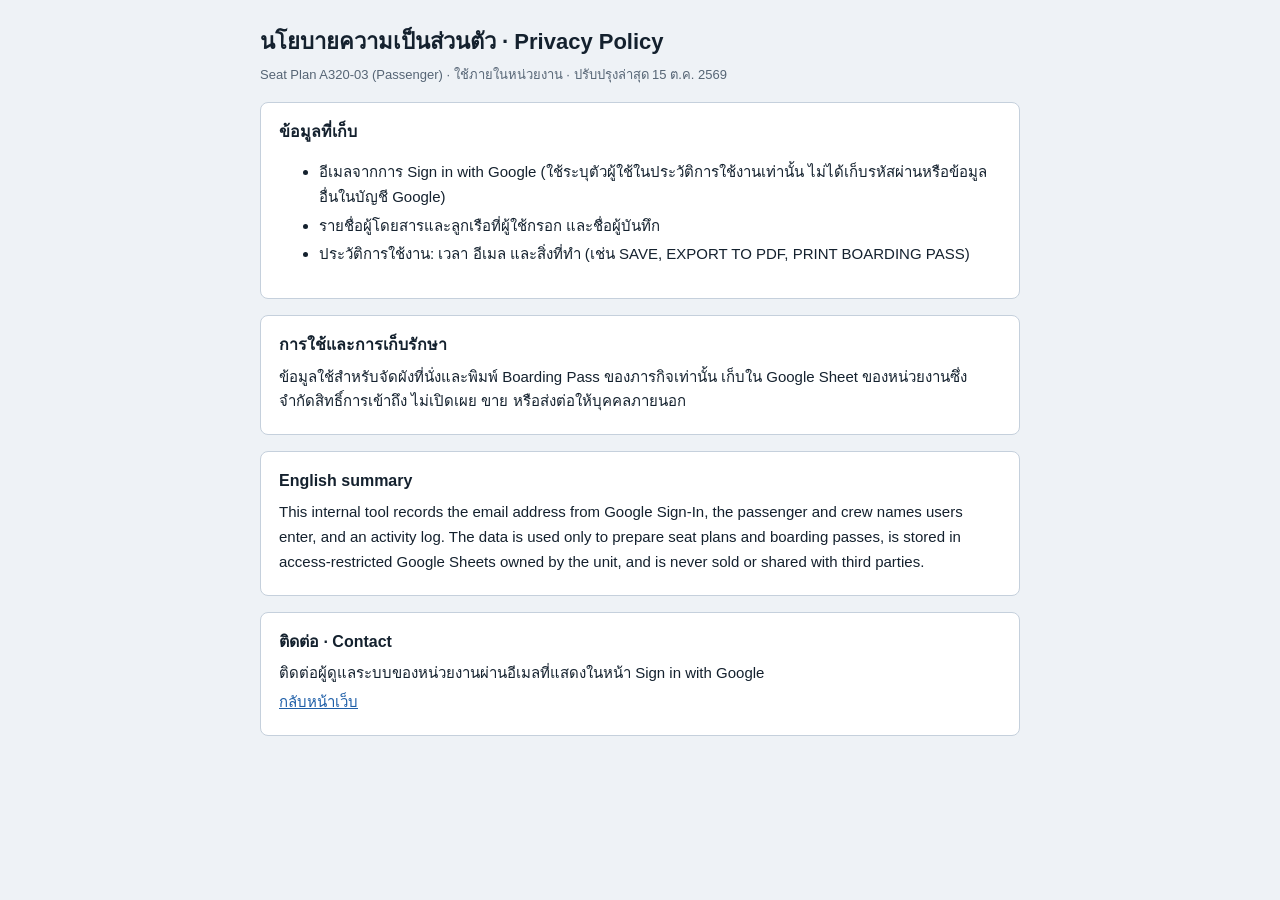
<file: privacy.html>
<!doctype html>
<html lang="th">
<head>
<meta charset="utf-8">
<meta name="viewport" content="width=device-width, initial-scale=1">
<title>Privacy Policy · Seat Plan A320-03</title>
<style>
:root{--bg:#eef2f6;--panel:#fff;--ink:#14212e;--muted:#566575;--line:#c5d0dc;color-scheme:light}
@media (prefers-color-scheme: dark){:root{--bg:#0e151c;--panel:#17212b;--ink:#e6edf4;--muted:#9aa9b8;--line:#33455a;color-scheme:dark}}
body{margin:0;background:var(--bg);color:var(--ink);font:15px/1.65 "IBM Plex Sans Thai","Noto Sans Thai",Tahoma,sans-serif}
main{max-width:760px;margin:0 auto;padding:24px 16px 48px}
section{background:var(--panel);border:1px solid var(--line);border-radius:8px;padding:16px 18px;margin-top:16px}
h1{font-size:22px;margin:0}h2{font-size:16px;margin:0 0 6px}p,li{margin:4px 0}.muted{color:var(--muted);font-size:13px}
a{color:#1f5fa8}
</style>
</head>
<body>
<main>
<h1>นโยบายความเป็นส่วนตัว · Privacy Policy</h1>
<p class="muted">Seat Plan A320-03 (Passenger) · ใช้ภายในหน่วยงาน · ปรับปรุงล่าสุด 15 ต.ค. 2569</p>

<section>
<h2>ข้อมูลที่เก็บ</h2>
<ul>
<li>อีเมลจากการ Sign in with Google (ใช้ระบุตัวผู้ใช้ในประวัติการใช้งานเท่านั้น ไม่ได้เก็บรหัสผ่านหรือข้อมูลอื่นในบัญชี Google)</li>
<li>รายชื่อผู้โดยสารและลูกเรือที่ผู้ใช้กรอก และชื่อผู้บันทึก</li>
<li>ประวัติการใช้งาน: เวลา อีเมล และสิ่งที่ทำ (เช่น SAVE, EXPORT TO PDF, PRINT BOARDING PASS)</li>
</ul>
</section>

<section>
<h2>การใช้และการเก็บรักษา</h2>
<p>ข้อมูลใช้สำหรับจัดผังที่นั่งและพิมพ์ Boarding Pass ของภารกิจเท่านั้น เก็บใน Google Sheet ของหน่วยงานซึ่งจำกัดสิทธิ์การเข้าถึง ไม่เปิดเผย ขาย หรือส่งต่อให้บุคคลภายนอก</p>
</section>

<section>
<h2>English summary</h2>
<p>This internal tool records the email address from Google Sign-In, the passenger and crew names users enter, and an activity log. The data is used only to prepare seat plans and boarding passes, is stored in access-restricted Google Sheets owned by the unit, and is never sold or shared with third parties.</p>
</section>

<section>
<h2>ติดต่อ · Contact</h2>
<p>ติดต่อผู้ดูแลระบบของหน่วยงานผ่านอีเมลที่แสดงในหน้า Sign in with Google</p>
<p><a href="./">กลับหน้าเว็บ</a></p>
</section>
</main>
</body>
</html>
</file>
